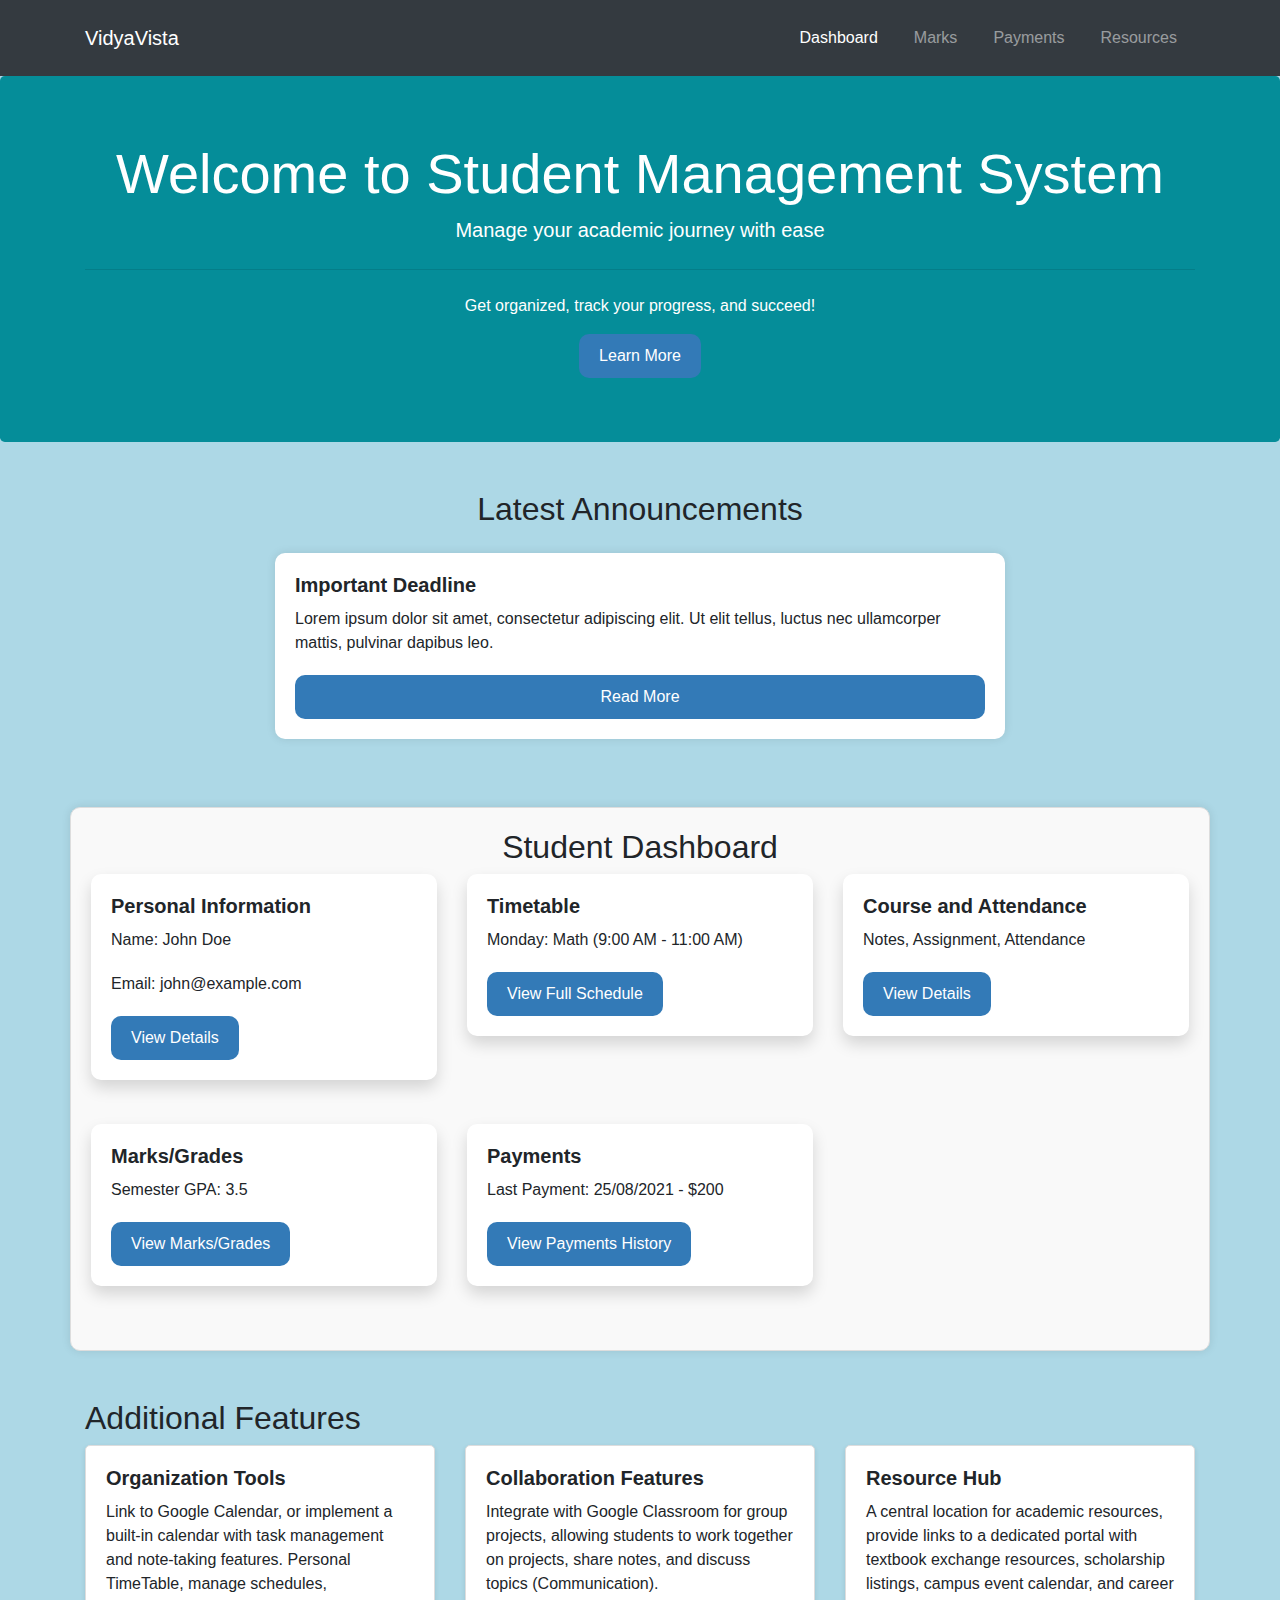
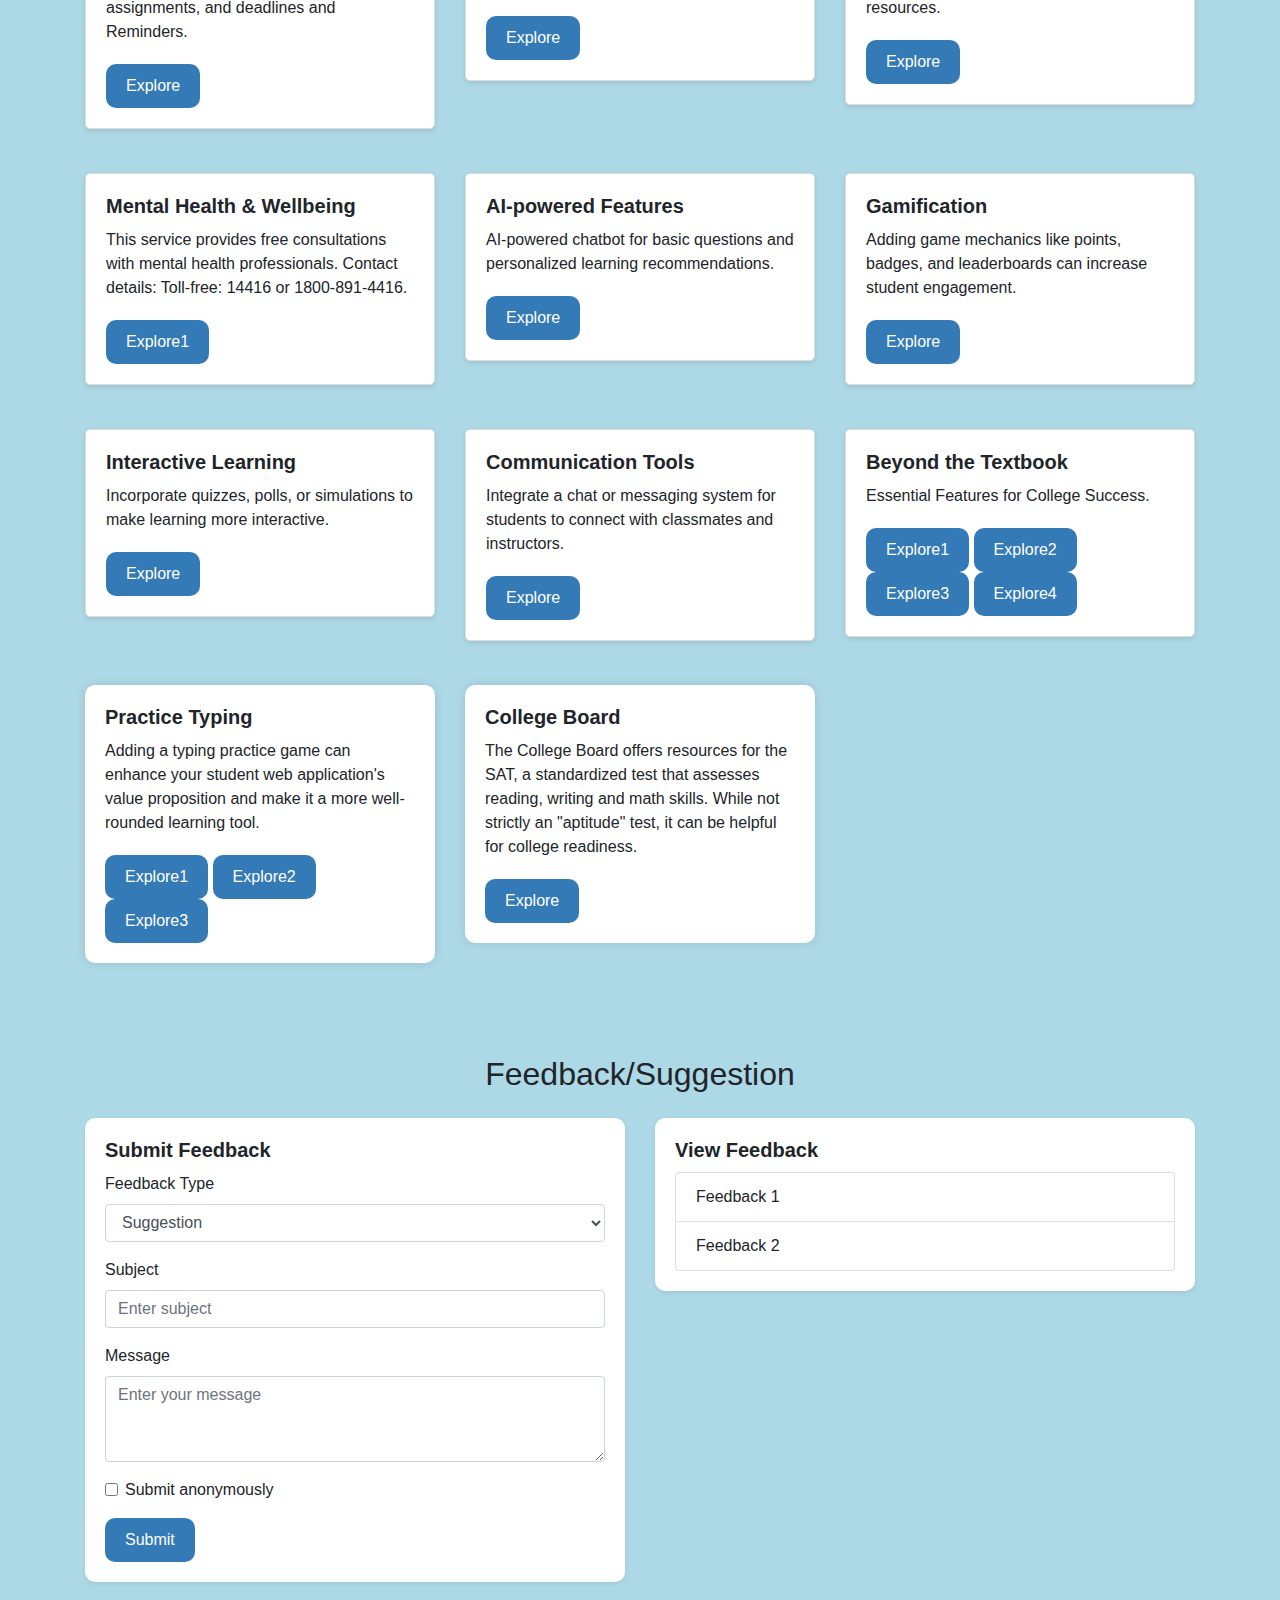
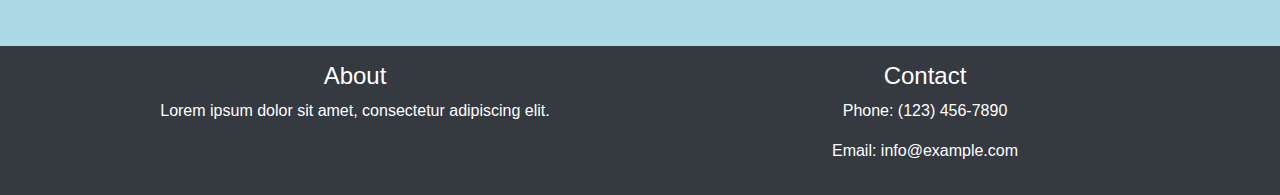
<file: index.html>
<!-- index.html -->
<!DOCTYPE html>
<html lang="en">
<head>
  <meta charset="UTF-8">
  <meta name="viewport" content="width=device-width, initial-scale=1.0">
  <title>VidyaVista</title>
  <link rel="stylesheet" href="https://maxcdn.bootstrapcdn.com/bootstrap/4.5.2/css/bootstrap.min.css">
  <link rel="stylesheet" href="style.css"> <!-- added custom stylesheet -->
  <style>
    body {
        font-family: Arial, sans-serif;
        background-color: #add8e6; /* Background color for the entire page */
      }

      .jumbotron 
      {
        background-color: hsl(185, 94%, 31%);
      }

      .ani-container {
        padding: 20px;
        background-color: #f9f9f9;
        border: 1px solid #ddd;
        border-radius: 10px;
        box-shadow: 0 0 10px rgba(0, 0, 0, 0.1);
      }
      
      .card {
        margin-bottom: 20px;
        border: none;
        border-radius: 10px;
        box-shadow: 0 0 10px rgba(0, 0, 0, 0.1);
      }
      
      .card-body {
        padding: 20px;
      }
      
      .card-title {
        font-weight: bold;
        margin-bottom: 10px;
      }
      
      .card-text {
        font-size: 16px;
        margin-bottom: 20px;
      }
      
      .btn {
        padding: 10px 20px;
        font-size: 16px;
        border-radius: 10px;
        border: none;
        background-color: #337ab7;
        color: #fff;
        cursor: pointer;
      }
      
      .btn:hover {
        background-color: #23527c;
      }
      
      .offset-md-4 {
        margin-left: 33.33%;
      }

      .features-section {
        /* Style the overall section, like background color, padding, etc. */
      }
      
      .feature-card {
        border: 1px solid #ddd;
        border-radius: 5px;
        box-shadow: 0 2px 5px rgba(0, 0, 0, 0.1);
        transition: all 0.2s ease-in-out;
      }
      
      .feature-card:hover {
        transform: scale(1.02);
        box-shadow: 0 5px 10px rgba(0, 0, 0, 0.2);
      }
      
      .explore-btn {
        /* Style the buttons, like color, hover color, etc. */
      }
      
      .explore-btn.pulse {
        animation: pulse 1s infinite ease-in-out;
      }
      
      @keyframes pulse {
        0% {
          transform: scale(1);
        }
        50% {
          transform: scale(1.05);
        }
        100% {
          transform: scale(1);
        }
      }
      
    </style>

    <script>
        // JavaScript code goes here
        // Add animation to cards when they come into view
$(document).ready(function() {
    $('body').scrollspy({
      target: '.ani-container',
      offset: 200
    });
  
    $('.card').on('activate.bs.scrollspy', function() {
      $(this).addClass('animated bounceIn');
    });
  });

  // Add hover effect to buttons with a slight animation
const exploreButtons = document.querySelectorAll('.explore-btn');

exploreButtons.forEach(button => {
  button.addEventListener('mouseenter', () => {
    button.classList.add('pulse');
  });
  button.addEventListener('mouseleave', () => {
    button.classList.remove('pulse');
  });
});
      </script>

</head>
<body>
  <!-- Navigation -->
  <nav class="navbar navbar-expand-lg navbar-dark bg-dark">
    <div class="container">
      <a class="navbar-brand" href="#">VidyaVista</a>
      <button class="navbar-toggler" type="button" data-toggle="collapse" data-target="#navbarNav" aria-controls="navbarNav" aria-expanded="false" aria-label="Toggle navigation">
        <span class="navbar-toggler-icon"></span>
      </button>
      <div class="collapse navbar-collapse" id="navbarNav">
        <ul class="navbar-nav ml-auto">
          <li class="nav-item active">
            <a class="nav-link" href="#">Dashboard</a>
          </li>
          <li class="nav-item">
            <a class="nav-link" href="#">Marks</a>
          </li>
          <li class="nav-item">
            <a class="nav-link" href="#">Payments</a>
          </li>
          <li class="nav-item">
            <a class="nav-link" href="#">Resources</a>
          </li>
        </ul>
      </div>
    </div>
  </nav>

  <!-- Hero Section (Optional) -->
  <section class="jumbotron text-center text-white">
    <div class="container">
      <h1 class="display-4">Welcome to Student Management System</h1>
      <p class="lead">Manage your academic journey with ease</p>
      <hr class="my-4">
      <p>Get organized, track your progress, and succeed!</p>
      <a class="btn btn-light btn-lg" href="#" role="button">Learn More</a>
    </div>
  </section>

  <!-- Announcements & News -->
  <section class="container mt-5">
    <div class="row justify-content-center">
      <div class="col-md-8">
        <h2 class="text-center mb-4">Latest Announcements</h2>
        <div class="card border-primary">
          <div class="card-body">
            <h5 class="card-title">Important Deadline</h5>
            <p class="card-text">Lorem ipsum dolor sit amet, consectetur adipiscing elit. Ut elit tellus, luctus nec ullamcorper mattis, pulvinar dapibus leo.</p>
            <a href="#" class="btn btn-outline-primary d-block mx-auto">Read More</a>
          </div>
        </div>
      </div>
    </div>
  </section>
<!-- Student Dashboard -->
<section class="container mt-5 ani-container">
  <h2 class="text-center">Student Dashboard</h2>
  <div class="row">
    <!-- Personal Information -->
    <div class="col-md-4 mb-4">
      <div class="card shadow">
        <div class="card-body">
          <h5 class="card-title">Personal Information</h5>
          <!-- Add form fields for personal information -->
          <p class="card-text">Name: John Doe</p>
          <p class="card-text">Email: john@example.com</p>
          <!-- Add more fields as needed -->
          <a href="Profile.html" class="btn btn-primary">View Details</a>
        </div>
      </div>
    </div>
    <!-- Timetable -->
    <div class="col-md-4 mb-4">
      <div class="card shadow">
        <div class="card-body">
          <h5 class="card-title">Timetable</h5>
          <!-- Add timetable content here -->
          <p class="card-text">Monday: Math (9:00 AM - 11:00 AM)</p>
          <!-- Add more timetable details -->
          <a href="#" class="btn btn-primary">View Full Schedule</a>
        </div>
      </div>
    </div>
    <!-- Course and Attendance -->
    <div class="col-md-4 mb-4">
      <div class="card shadow">
        <div class="card-body">
          <h5 class="card-title">Course and Attendance</h5>
          <!-- Add Notes,Assignment,Attendence content here -->
          <p class="card-text">Notes, Assignment, Attendance</p>
          <!-- Add more details -->
          <a href="#" class="btn btn-primary">View Details</a>
        </div>
      </div>
    </div>
  </div>
  <div class="row">
    <!-- Marks/Grades -->
    <div class="col-md-4 mb-4">
      <div class="card shadow">
        <div class="card-body">
          <h5 class="card-title">Marks/Grades</h5>
          <!-- Add marks/grades content here -->
          <p class="card-text">Semester GPA: 3.5</p>
          <!-- Add more marks/grades details -->
          <a href="#" class="btn btn-primary">View Marks/Grades</a>
        </div>
      </div>
    </div>
    <!-- Payments -->
    <div class="col-md-4 mb-4">
      <div class="card shadow">
        <div class="card-body">
          <h5 class="card-title">Payments</h5>
          <!-- Add payments content here -->
          <p class="card-text">Last Payment: 25/08/2021 - $200</p>
          <!-- Add more payments details -->
          <a href="#" class="btn btn-primary">View Payments History</a>
        </div>
      </div>
    </div>
  </div>
</section>

<section class="container mt-5 features-section">
    <h2>Additional Features</h2>
    <div class="row">
      <div class="col-md-4 mb-4">
        <div class="card feature-card">
          <div class="card-body">
            <h5 class="card-title">Organization Tools</h5>
            <p class="card-text">
              Link to Google Calendar, or implement a built-in calendar with task management and note-taking features. Personal TimeTable, manage schedules, assignments, and deadlines and Reminders.
            </p>
            <button class="btn btn-primary explore-btn">Explore</button>
          </div>
        </div>
      </div>
      <div class="col-md-4 mb-4">
        <div class="card feature-card">
          <div class="card-body">
            <h5 class="card-title">Collaboration Features</h5>
            <p class="card-text">
              Integrate with Google Classroom for group projects, allowing students to work together on projects, share notes, and discuss topics (Communication).
            </p>
            <button class="btn btn-primary explore-btn">Explore</button>
          </div>
        </div>
      </div>
      <div class="col-md-4 mb-4">
        <div class="card feature-card">
          <div class="card-body">
            <h5 class="card-title">Resource Hub</h5>
            <p class="card-text">
              A central location for academic resources, provide links to a dedicated portal with textbook exchange resources, scholarship listings, campus event calendar, and career resources.
            </p>
            <button class="btn btn-primary explore-btn">Explore</button>
          </div>
        </div>
      </div>
      <div class="col-md-4 mb-4">
        <div class="card feature-card">
          <div class="card-body">
            <h5 class="card-title">Mental Health & Wellbeing</h5>
            <p class="card-text">
                This service provides free consultations with mental health professionals. Contact details:
                Toll-free: 14416 or 1800-891-4416.
            </p>
           
            <a href="https://telemanas.mohfw.gov.in/#/home" class="btn btn-primary">Explore1</a>
          </div>
        </div>
      </div>
  
      <div class="col-md-4 mb-4">
        <div class="card feature-card">
          <div class="card-body">
            <h5 class="card-title">AI-powered Features</h5>
            <p class="card-text">
              AI-powered chatbot for basic questions and personalized learning recommendations.
            </p>
            <button class="btn btn-primary explore-btn">Explore</button>
          </div>
        </div>
      </div>
  
      <div class="col-md-4 mb-4">
        <div class="card feature-card">
          <div class="card-body">
            <h5 class="card-title">Gamification</h5>
            <p class="card-text">
              Adding game mechanics like points, badges, and leaderboards can increase student engagement.
            </p>
            <button class="btn btn-primary explore-btn">Explore</button>
          </div>
        </div>
      </div>
  
      <div class="col-md-4 mb-4">
        <div class="card feature-card">
          <div class="card-body">
            <h5 class="card-title">Interactive Learning</h5>
            <p class="card-text">
              Incorporate quizzes, polls, or simulations to make learning more interactive.
            </p>
            <button class="btn btn-primary explore-btn">Explore</button>
          </div>
        </div>
      </div>
  
      <div class="col-md-4 mb-4">
        <div class="card feature-card">
          <div class="card-body">
            <h5 class="card-title">Communication Tools</h5>
            <p class="card-text">
              Integrate a chat or messaging system for students to connect with classmates and instructors.
            </p>
            <button class="btn btn-primary explore-btn">Explore</button>
        </div>
    </div>
</div>

<div class="col-md-4 mb-4">
    <div class="card feature-card">
      <div class="card-body">
        <h5 class="card-title">Beyond the Textbook</h5>
        <p class="card-text">
            Essential Features for College Success.
        </p>
        <a href="https://mettl.com/aptitude-tests/" class="btn btn-primary">Explore1</a>
        <a href="https://www.indiabix.com/" class="btn btn-primary">Explore2</a>
        <a href="https://www.aptitude-test.com/" class="btn btn-primary">Explore3</a>
        <a href="https://www.geeksforgeeks.org/aptitude-for-placements/" class="btn btn-primary">Explore4</a>
    </div>
</div>
</div>

<div class="col-md-4 mb-4">
    <div class="card">
      <div class="card-body">
        <h5 class="card-title">Practice Typing</h5>
        <p class="card-text">Adding a typing practice game can enhance your student web application's value proposition and make it a more well-rounded learning tool.</p>
        <a href="https://www.typingclub.com/" class="btn btn-primary">Explore1</a>
        <a href="https://www.nitrotype.com/" class="btn btn-primary">Explore2</a>
        <a href="https://www.typing.com/" class="btn btn-primary">Explore3</a>
      </div>
    </div>
  </div>

  

  <div class="col-md-4 mb-4">
    <div class="card">
      <div class="card-body">
        <h5 class="card-title">College Board</h5>
        <p class="card-text">The College Board offers resources for the SAT, a standardized test that assesses reading, writing and math skills. While not strictly an "aptitude" test, it can be helpful for college readiness.</p>
        <a href="https://www.collegeboard.org/" class="btn btn-primary">Explore</a>
        
      </div>
    </div>
  </div>

        
      </div>
      </section>

 <!-- View Feedback -->
      <section class="container mt-5">
        <h2 class="text-center mb-4">Feedback/Suggestion</h2>
        <div class="row">
          <!-- Submit Feedback Form -->
          <div class="col-md-6 mb-4" id="submitFeedbackForm">
            <div class="card shadow-sm">
              <div class="card-body">
                <h5 class="card-title">Submit Feedback</h5>
                <!-- Feedback form -->
                <form id="feedbackForm">
                  <div class="form-group">
                    <label for="feedbackType">Feedback Type</label>
                    <select class="form-control" id="feedbackType">
                      <option>Suggestion</option>
                      <option>Complaint</option>
                    </select>
                  </div>
                  <div class="form-group">
                    <label for="subject">Subject</label>
                    <input type="text" class="form-control" id="subject" placeholder="Enter subject">
                  </div>
                  <div class="form-group">
                    <label for="message">Message</label>
                    <textarea class="form-control" id="message" rows="3" placeholder="Enter your message"></textarea>
                  </div>
                  <div class="form-check">
                    <input type="checkbox" class="form-check-input" id="anonymous">
                    <label class="form-check-label" for="anonymous">Submit anonymously</label>
                  </div>
                  <button type="submit" class="btn btn-primary mt-3">Submit</button>
                </form>
              </div>
            </div>
          </div>
          <!-- View Feedback -->
          <div class="col-md-6 mb-4" id="viewFeedbackList">
            <div class="card shadow-sm">
              <div class="card-body">
                <h5 class="card-title">View Feedback</h5>
                <!-- Feedback list -->
                <ul class="list-group" id="feedbackList">
                  <li class="list-group-item">Feedback 1</li>
                  <li class="list-group-item">Feedback 2</li>
                  <!-- Add more feedback items dynamically -->
                </ul>
              </div>
            </div>
          </div>
        </div>
      </section>
      
      <script>
        // JavaScript for adjusting alignment and adding animation
        window.addEventListener('DOMContentLoaded', (event) => {
          // Get the height of both columns
          const submitFeedbackHeight = document.getElementById('submitFeedbackForm').offsetHeight;
          const viewFeedbackHeight = document.getElementById('viewFeedbackList').offsetHeight;
      
          // Set the height of both columns to the maximum height
          const maxHeight = Math.max(submitFeedbackHeight, viewFeedbackHeight);
          document.getElementById('submitFeedbackForm').style.height = maxHeight + 'px';
          document.getElementById('viewFeedbackList').style.height = maxHeight + 'px';
      
          // Add animation
          document.getElementById('submitFeedbackForm').classList.add('animated', 'fadeInLeft');
          document.getElementById('viewFeedbackList').classList.add('animated', 'fadeInRight');
        });
      </script>
    

  <!-- Footer -->
  <footer class="bg-dark text-white py-3">
    <div class="container">
      <div class="row">
        <div class="col-md-6">
          <h4>About</h4>
          <p>Lorem ipsum dolor sit amet, consectetur adipiscing elit.</p>
        </div>
        <div class="col-md-6">
          <h4>Contact</h4>
          <p>Phone: (123) 456-7890</p>
          <p>Email: info@example.com</p>
        </div>
      </div>
    </div>
  </footer>

  <script src="https://code.jquery.com/jquery-3.6.0.min.js"></script>
<script src="https://stackpath.bootstrapcdn.com/bootstrap/4.5.2/js/bootstrap.min.js"></script>
<script src="https://code.jquery.com/jquery-3.5.1.slim.min.js"></script>
  <script src="https://cdn.jsdelivr.net/npm/@popperjs/core@2.5.4/dist/umd/popper.min.js"></script>
  <script src="https://maxcdn.bootstrapcdn.com/bootstrap/4.5.2/js/bootstrap.min.js"></script>

</body>
</html>
</file>
<file: style.css>
body {
    font-family: Arial, sans-serif;
    margin: 0;
    padding: 0;
  }
  
  header {
    background-color: #f0f0f0;
    padding: 20px;
  }
  
  h1 {
    text-align: center;
  }
  
  nav {
    display: flex;
    justify-content: space-around;
  }
  
  nav ul {
    list-style: none;
    padding: 0;
    margin: 0;
  }
  
  nav li {
    display: inline-block;
    margin: 10px;
  }
  
  main {
    padding: 20px;
  }
  
  section {
    margin-bottom: 20px;
  }
  
  footer {
    text-align: center;
    padding: 10px;
    background-color: #f0f0f0;
  }
  @keyframes fadeIn {
    0% {
      opacity: 0;
      transform: translateY(-20px);
    }
    100% {
      opacity: 1;
      transform: translateY(0);
    }
  }
  
  .ani-container {
    animation: fadeIn 1s ease-out;
  }
  
  .card {
    transition: transform 0.3s ease-out;
  }
  
  .card:hover {
    transform: translateY(-5px);
    box-shadow: 0 4px 6px rgba(0, 0, 0, 0.1);
  }
</file>
